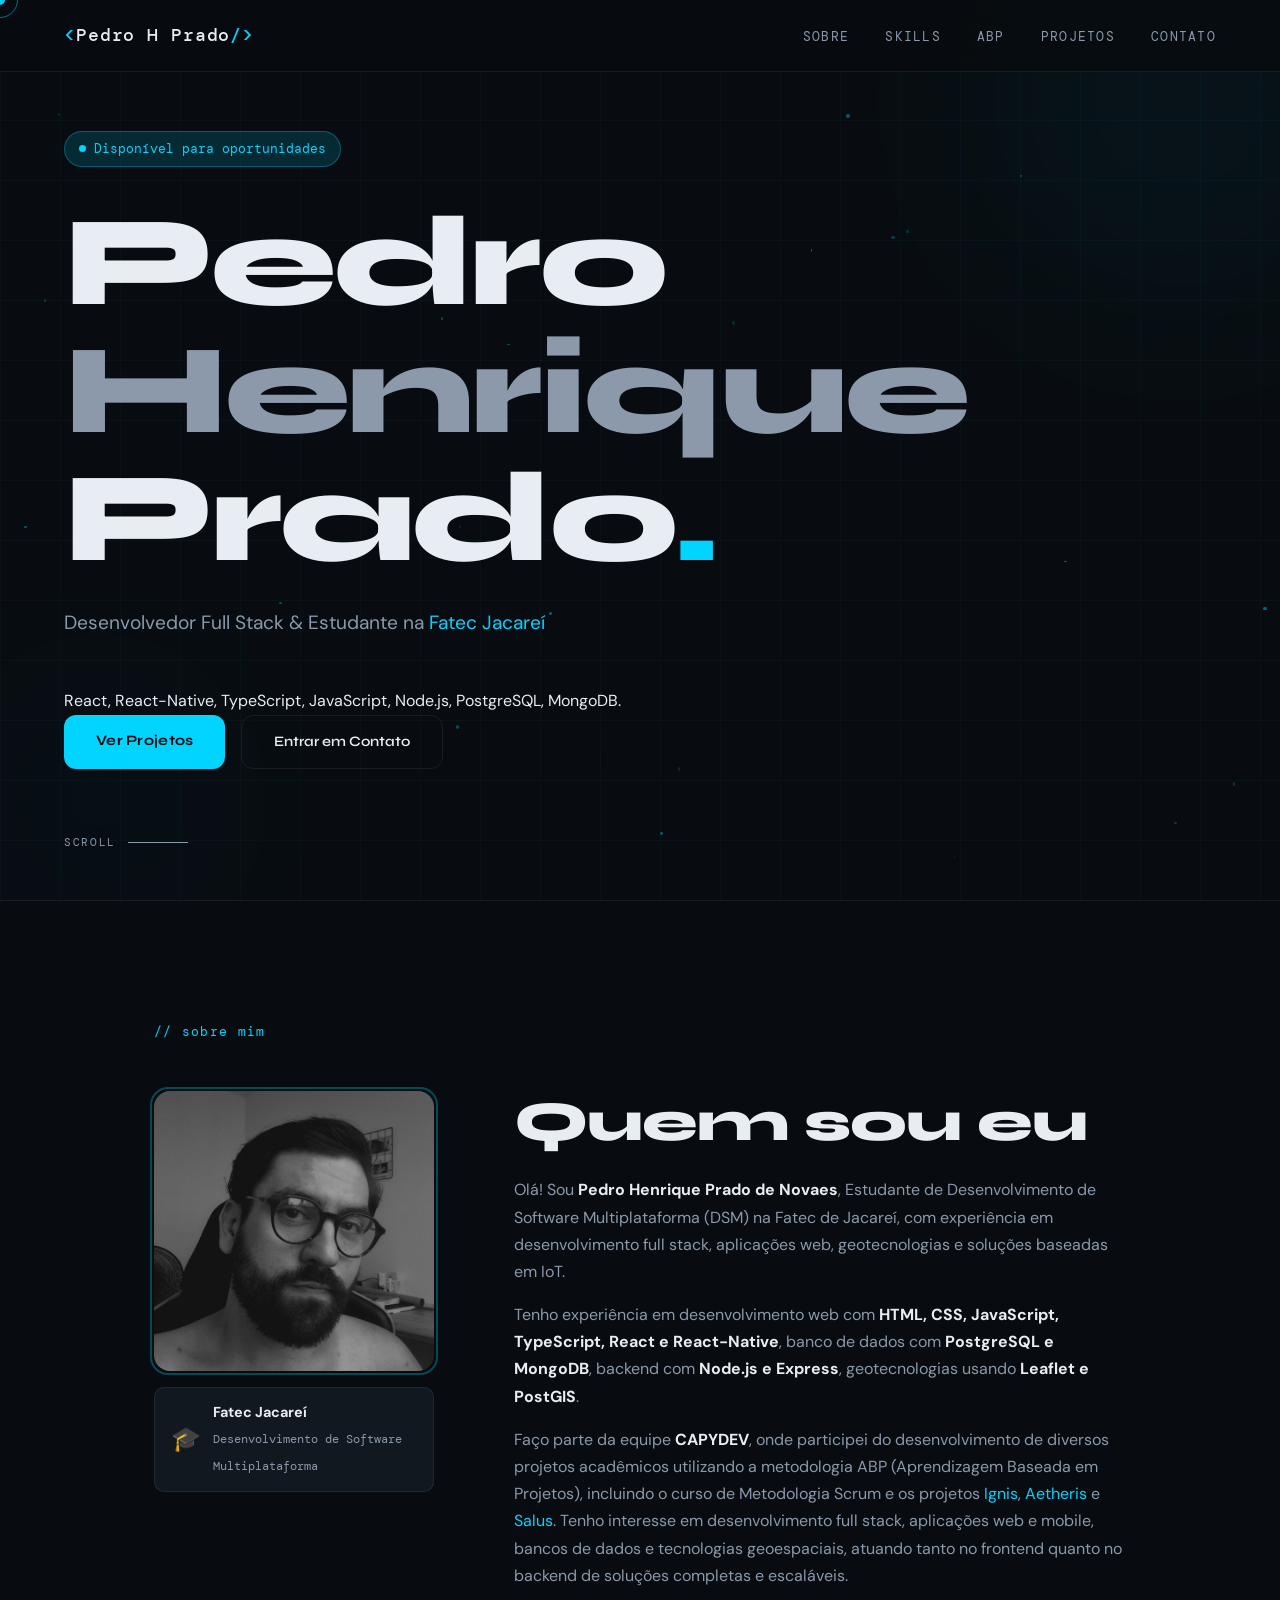
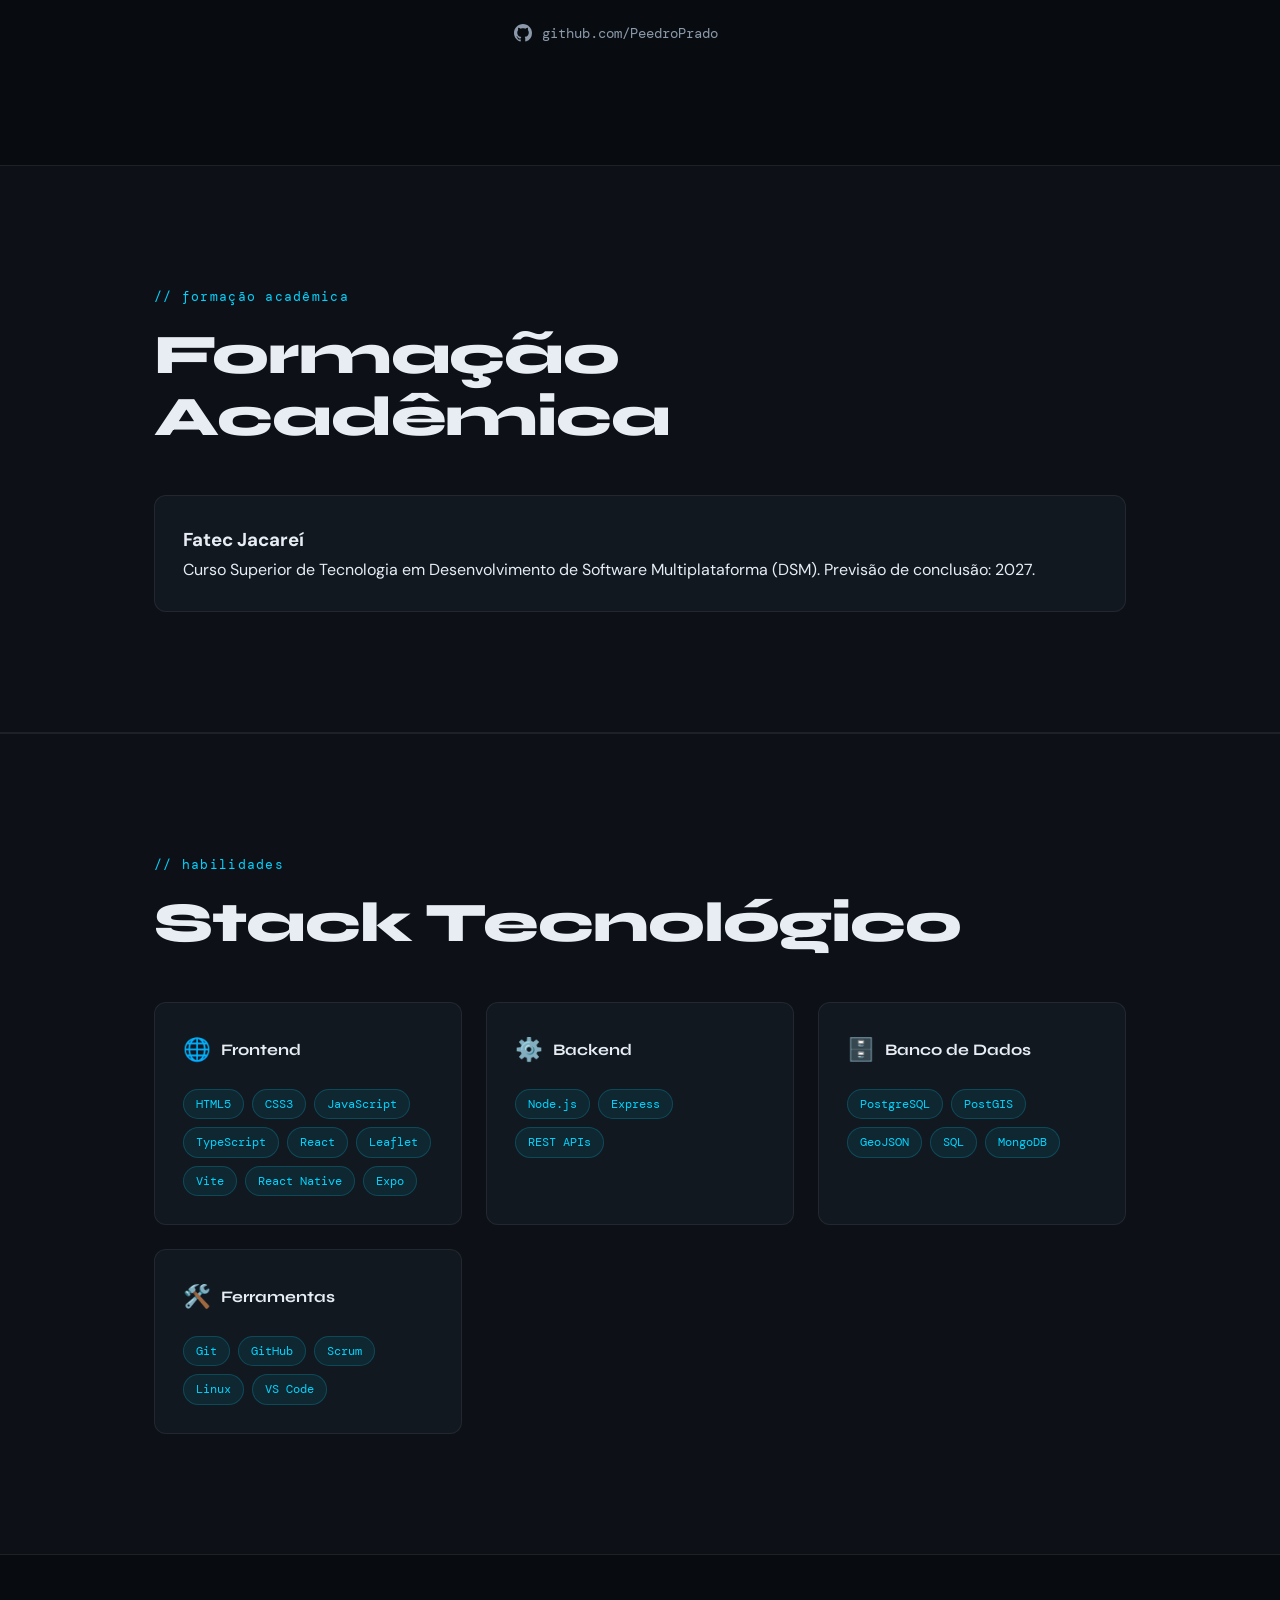
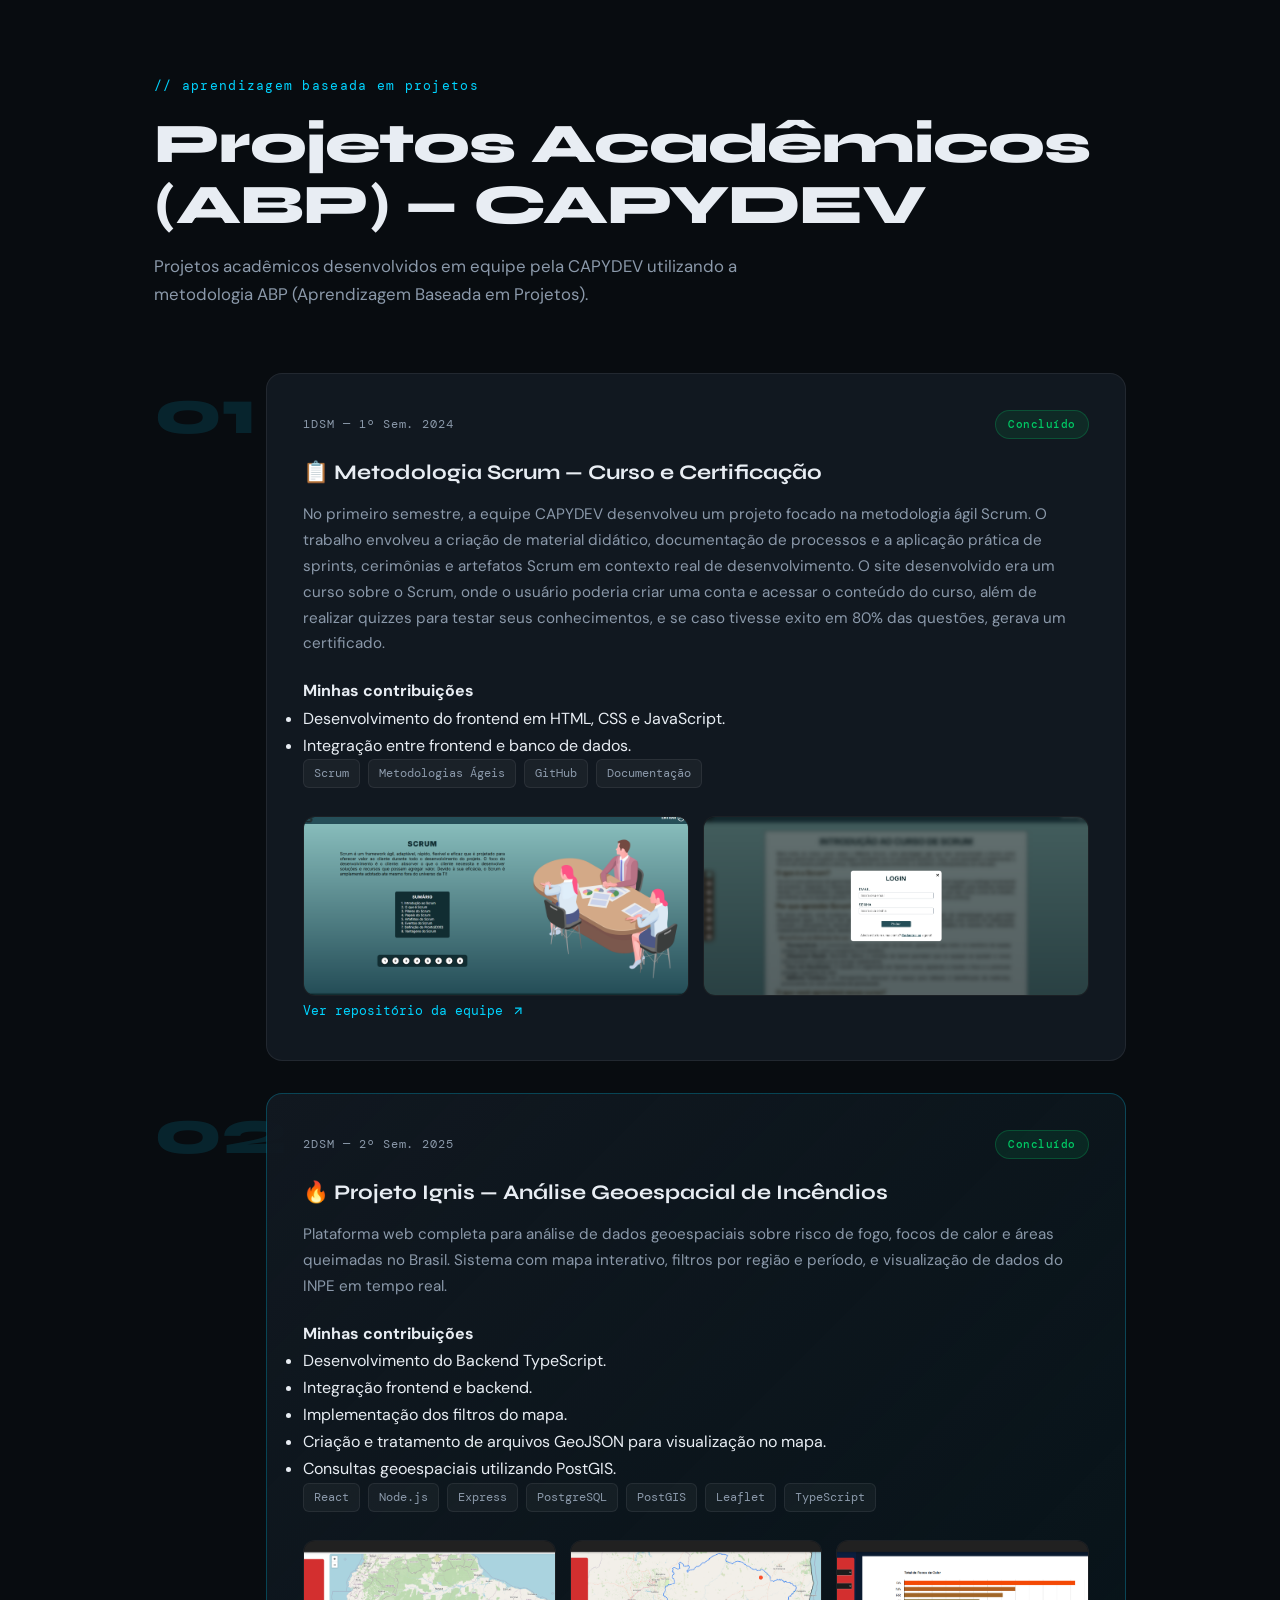
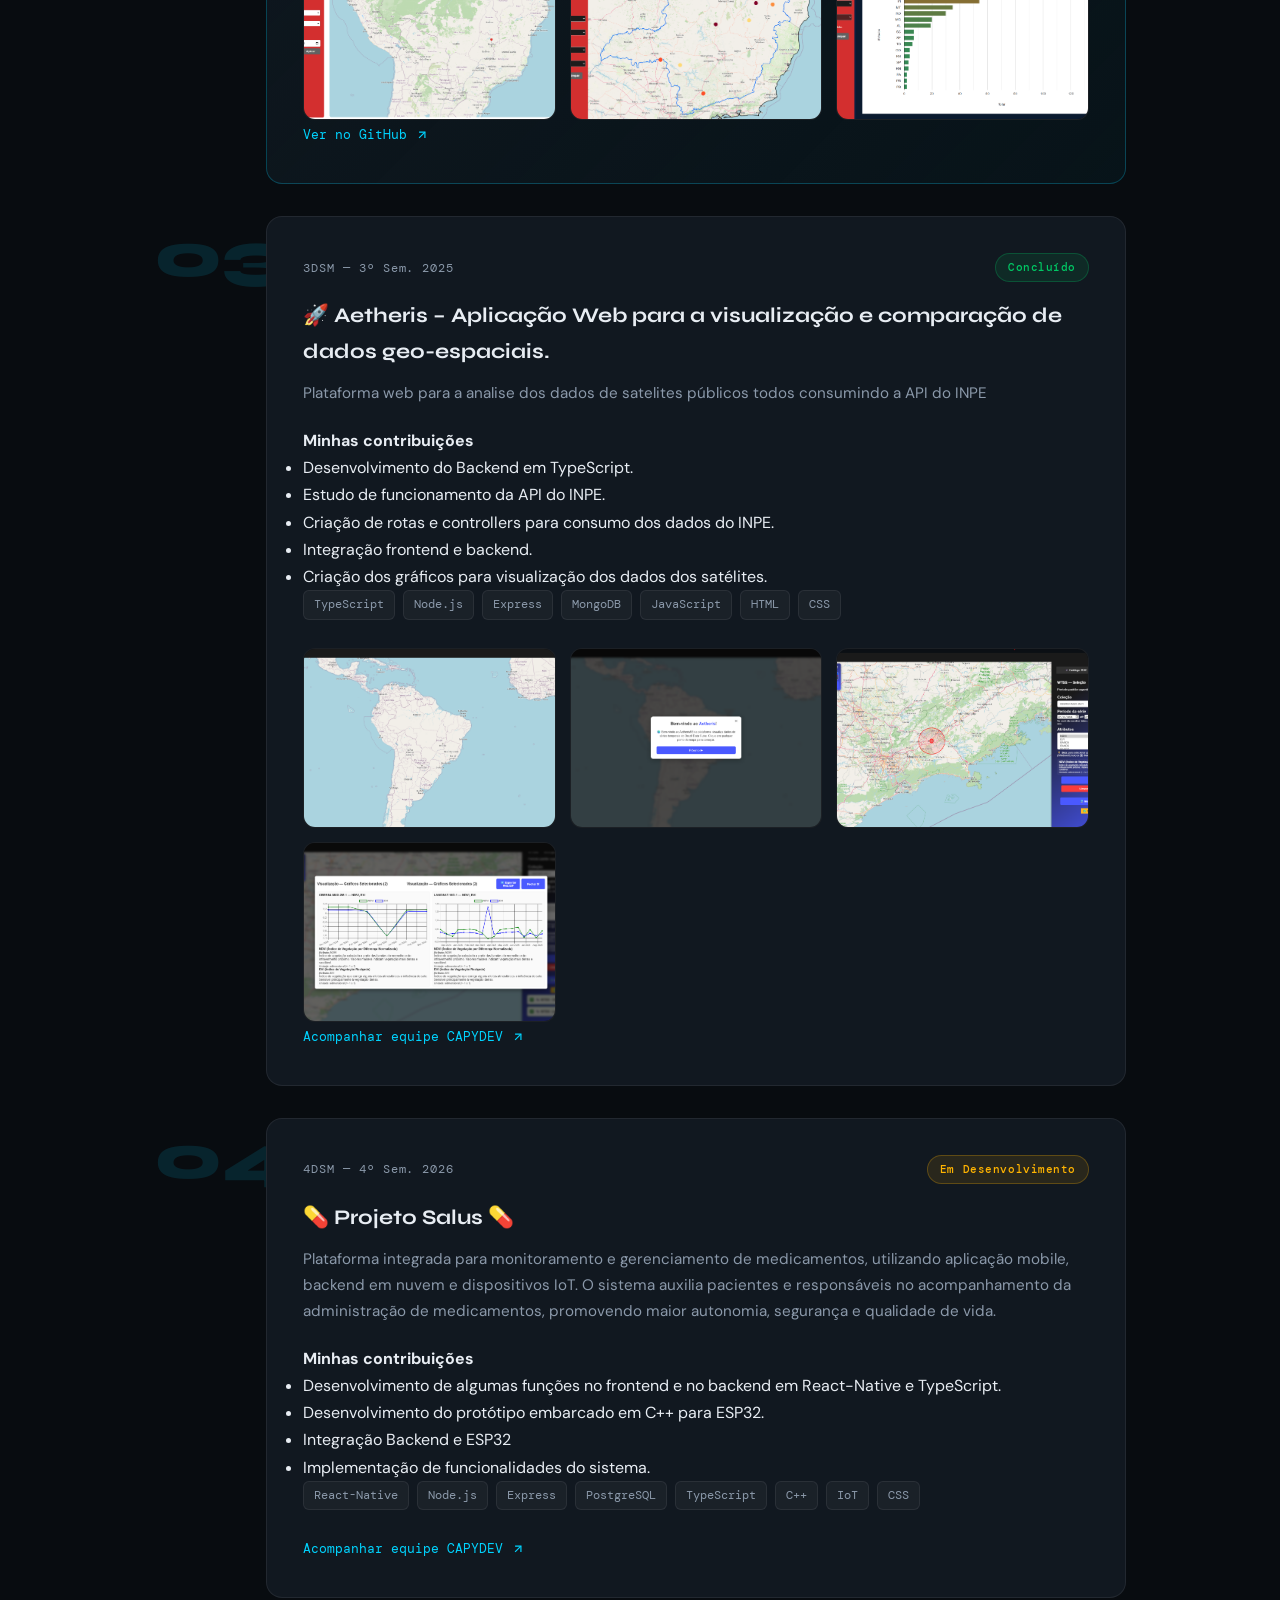
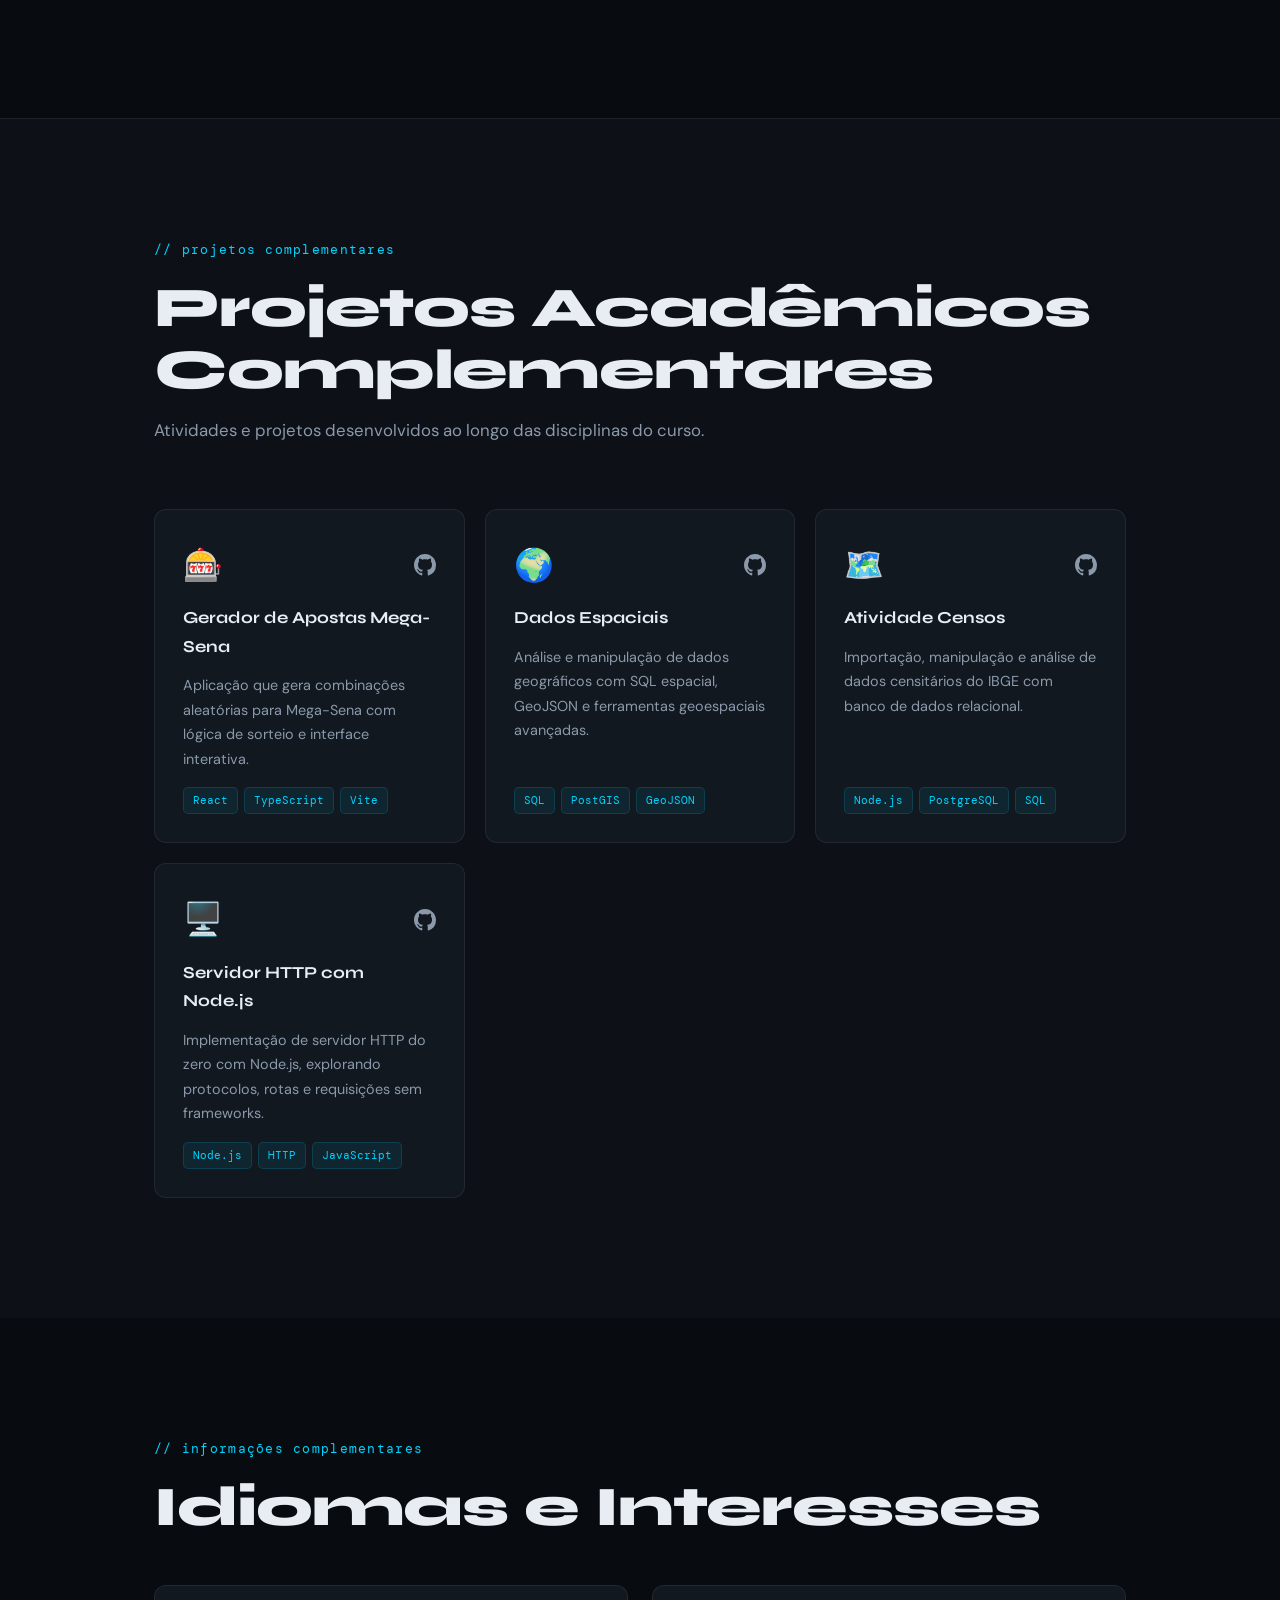
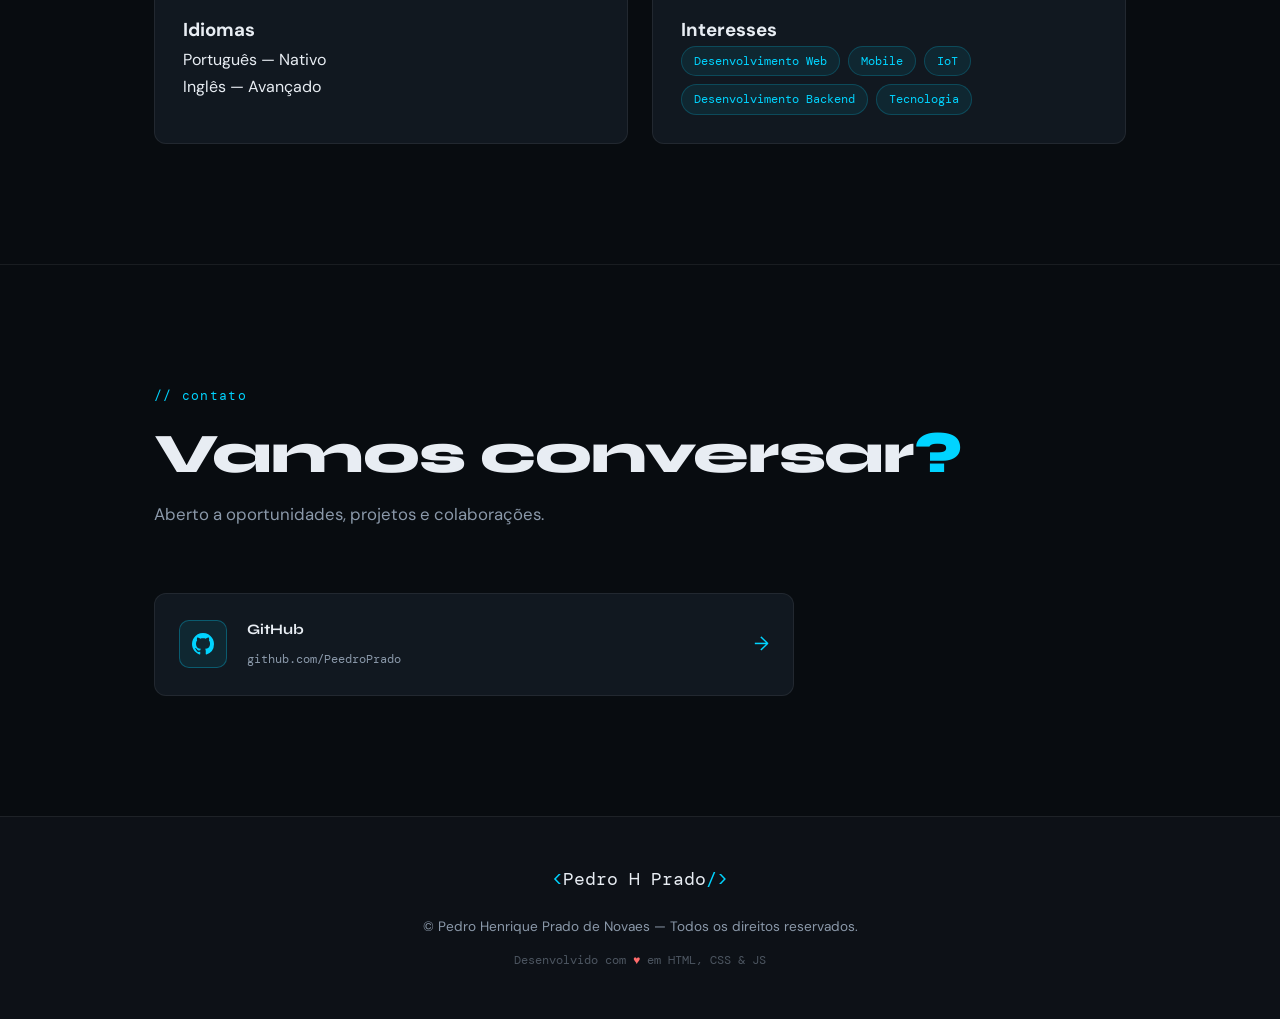
<file: docs/index.html>
<!DOCTYPE html>
<html lang="pt-br">
<head>
    <meta charset="UTF-8">
    <meta name="viewport" content="width=device-width, initial-scale=1.0">
    <title>Pedro Henrique Prado — Dev Portfolio</title>
    <link rel="preconnect" href="https://fonts.googleapis.com">
    <link href="https://fonts.googleapis.com/css2?family=Syne:wght@400;600;700;800&family=DM+Mono:ital,wght@0,400;0,500;1,400&family=DM+Sans:wght@300;400;500&display=swap" rel="stylesheet">
    <link rel="stylesheet" href="style.css">
</head>
<body>

    <!-- Cursor personalizado -->
    <div class="cursor"></div>
    <div class="cursor-follower"></div>

    <!-- Navbar -->
    <nav class="navbar" id="navbar">
        <div class="nav-logo">
            <span class="logo-bracket">&lt;</span>Pedro H Prado<span class="logo-bracket">/&gt;</span>
        </div>
        <ul class="nav-links">
            <li><a href="#sobre" class="nav-link">Sobre</a></li>
            <li><a href="#habilidades" class="nav-link">Skills</a></li>
            <li><a href="#abp" class="nav-link">ABP</a></li>
            <li><a href="#projetos" class="nav-link">Projetos</a></li>
            <li><a href="#contato" class="nav-link">Contato</a></li>
        </ul>
        <button class="menu-toggle" id="menuToggle">
            <span></span><span></span><span></span>
        </button>
    </nav>

    <!-- Hero -->
    <section class="hero" id="home">
        <div class="hero-bg">
            <div class="grid-lines"></div>
            <div class="glow glow-1"></div>
            <div class="glow glow-2"></div>
        </div>
        <div class="hero-content">
            <div class="hero-tag reveal">
                <span class="tag-dot"></span> Disponível para oportunidades
            </div>
            <h1 class="hero-title reveal">
                <span class="line-1">Pedro</span>
                <span class="line-2">Henrique</span>
                <span class="line-3">Prado<span class="accent">.</span></span>
            </h1>
            <p class="hero-subtitle reveal">
                Desenvolvedor Full Stack &amp; Estudante na <em>Fatec Jacareí</em>
            </p>
            
            <div class="hero-stack reveal">
                <span>React</span>,
                <span>React-Native</span>,
                <span>TypeScript</span>,
                <span>JavaScript</span>,
                <span>Node.js</span>,
                <span>PostgreSQL</span>,
                <span>MongoDB</span>.
            </div>
            
            <div class="hero-cta reveal">
                <a href="#projetos" class="btn-primary">Ver Projetos</a>
                <a href="#contato" class="btn-secondary">Entrar em Contato</a>
            </div>
        </div>
        <div class="hero-scroll">
            <span>scroll</span>
            <div class="scroll-line"></div>
        </div>
    </section>

    <!-- Sobre -->
    <section id="sobre" class="section sobre-section">
        <div class="container">
            <div class="section-label reveal">// sobre mim</div>
            <div class="sobre-grid">
                <div class="sobre-img-wrapper reveal">
                    <div class="img-frame">
                        <img src="imagens/pedro.jpg" alt="Pedro Henrique Prado" class="sobre-foto">
                        <div class="img-border"></div>
                    </div>
                    <div class="sobre-badge">
                        <span class="badge-icon">🎓</span>
                        <div>
                            <strong>Fatec Jacareí</strong>
                            <small>Desenvolvimento de Software Multiplataforma</small>
                        </div>
                    </div>
                </div>
                <div class="sobre-text reveal">
                    <h2 class="section-title">Quem sou eu</h2>
                    <p>
                        Olá! Sou <strong>Pedro Henrique Prado de Novaes</strong>, Estudante de Desenvolvimento de Software Multiplataforma (DSM) na Fatec de Jacareí, com experiência em desenvolvimento full stack, aplicações web, geotecnologias e soluções baseadas em IoT.
                    </p>
                    <p>
                        Tenho experiência em desenvolvimento web com <strong>HTML, CSS, JavaScript, TypeScript, React e React-Native</strong>, 
                        banco de dados com <strong>PostgreSQL e MongoDB</strong>, backend com <strong>Node.js e Express</strong>, 
                        geotecnologias usando <strong>Leaflet e PostGIS</strong>.
                    </p>
                    <p>
    Faço parte da equipe <strong>CAPYDEV</strong>, onde participei do desenvolvimento de diversos projetos acadêmicos utilizando a metodologia ABP (Aprendizagem Baseada em Projetos), incluindo o curso de Metodologia Scrum e os projetos <em>Ignis</em>, <em>Aetheris</em> e <em>Salus</em>.

    Tenho interesse em desenvolvimento full stack, aplicações web e mobile, bancos de dados e tecnologias geoespaciais, atuando tanto no frontend quanto no backend de soluções completas e escaláveis.
</p>
                    <div class="sobre-links">
                        <a href="https://github.com/PeedroPrado" target="_blank" class="icon-link">
                            <svg viewBox="0 0 24 24" fill="currentColor"><path d="M12 0C5.37 0 0 5.37 0 12c0 5.31 3.435 9.795 8.205 11.385.6.105.825-.255.825-.57 0-.285-.015-1.23-.015-2.235-3.015.555-3.795-.735-4.035-1.41-.135-.345-.72-1.41-1.23-1.695-.42-.225-1.02-.78-.015-.795.945-.015 1.62.87 1.845 1.23 1.08 1.815 2.805 1.305 3.495.99.105-.78.42-1.305.765-1.605-2.67-.3-5.46-1.335-5.46-5.925 0-1.305.465-2.385 1.23-3.225-.12-.3-.54-1.53.12-3.18 0 0 1.005-.315 3.3 1.23.96-.27 1.98-.405 3-.405s2.04.135 3 .405c2.295-1.56 3.3-1.23 3.3-1.23.66 1.65.24 2.88.12 3.18.765.84 1.23 1.905 1.23 3.225 0 4.605-2.805 5.625-5.475 5.925.435.375.81 1.095.81 2.22 0 1.605-.015 2.895-.015 3.3 0 .315.225.69.825.57A12.02 12.02 0 0024 12c0-6.63-5.37-12-12-12z"/></svg>
                            github.com/PeedroPrado
                        </a>
                    </div>
                </div>
            </div>
        </div>
    </section>

    <!-- Formação Acadêmica -->
<section id="formacao" class="section skills-section">
    <div class="container">
        <div class="section-label reveal">// formação acadêmica</div>

        <h2 class="section-title reveal">
            Formação Acadêmica
        </h2>

        <div class="skills-grid">

            <div class="skill-category reveal">
                <h3>Fatec Jacareí</h3>
                <p>
                    Curso Superior de Tecnologia em
                    Desenvolvimento de Software Multiplataforma (DSM).

                    Previsão de conclusão: 2027.
                </p>
            </div>

        </div>
    </div>
</section>


    <!-- Skills -->
    <section id="habilidades" class="section skills-section">
        <div class="container">
            <div class="section-label reveal">// habilidades</div>
            <h2 class="section-title reveal">Stack Tecnológico</h2>
            <div class="skills-grid">
                <div class="skill-category reveal">
                    <div class="skill-cat-header">
                        <span class="skill-cat-icon">🌐</span>
                        <h3>Frontend</h3>
                    </div>
                    <div class="skill-tags">
                        <span class="skill-tag">HTML5</span>
                        <span class="skill-tag">CSS3</span>
                        <span class="skill-tag">JavaScript</span>
                        <span class="skill-tag">TypeScript</span>
                        <span class="skill-tag">React</span>
                        <span class="skill-tag">Leaflet</span>
                        <span class="skill-tag">Vite</span>
                        <span class="skill-tag">React Native</span>
                        <span class="skill-tag">Expo</span>

                    </div>
                </div>
                <div class="skill-category reveal">
                    <div class="skill-cat-header">
                        <span class="skill-cat-icon">⚙️</span>
                        <h3>Backend</h3>
                    </div>
                    <div class="skill-tags">
                        <span class="skill-tag">Node.js</span>
                        <span class="skill-tag">Express</span>
                        <span class="skill-tag">REST APIs</span>
                    </div>
                </div>
                <div class="skill-category reveal">
                    <div class="skill-cat-header">
                        <span class="skill-cat-icon">🗄️</span>
                        <h3>Banco de Dados</h3>
                    </div>
                    <div class="skill-tags">
                        <span class="skill-tag">PostgreSQL</span>
                        <span class="skill-tag">PostGIS</span>
                        <span class="skill-tag">GeoJSON</span>
                        <span class="skill-tag">SQL</span>
                        <span class="skill-tag">MongoDB</span>
                    </div>
                </div>
                <div class="skill-category reveal">
                    <div class="skill-cat-header">
                        <span class="skill-cat-icon">🛠️</span>
                        <h3>Ferramentas</h3>
                    </div>
                    <div class="skill-tags">
                        <span class="skill-tag">Git</span>
                        <span class="skill-tag">GitHub</span>
                        <span class="skill-tag">Scrum</span>
                        <span class="skill-tag">Linux</span>
                        <span class="skill-tag">VS Code</span>
                    </div>
                </div>
            </div>
        </div>
    </section>

    <!-- ABP -->
    <section id="abp" class="section abp-section">
        <div class="container">
            <div class="section-label reveal">// aprendizagem baseada em projetos</div>
            <h2 class="section-title reveal">Projetos Acadêmicos (ABP) — CAPYDEV</h2>
            <p class="section-desc reveal">Projetos acadêmicos desenvolvidos em equipe pela CAPYDEV utilizando a metodologia ABP (Aprendizagem Baseada em Projetos).</p>

            <div class="abp-timeline">

                <!-- ABP 1 -->
                <div class="abp-item reveal">
                    <div class="abp-number">01</div>
                    <div class="abp-card">
                        <div class="abp-card-header">
                            <div class="abp-semester">1DSM — 1º Sem. 2024</div>
                            <div class="abp-status status-done">Concluído</div>
                        </div>
                        <h3 class="abp-title">📋 Metodologia Scrum — Curso e Certificação</h3>
                        <p class="abp-desc">
                            No primeiro semestre, a equipe CAPYDEV desenvolveu um projeto focado na metodologia ágil Scrum. 
                            O trabalho envolveu a criação de material didático, documentação de processos e a aplicação prática 
                            de sprints, cerimônias e artefatos Scrum em contexto real de desenvolvimento. O site desenvolvido era um curso
                            sobre o Scrum, onde o usuário poderia criar uma conta e acessar o conteúdo do curso, além de realizar quizzes para testar seus conhecimentos, e se caso tivesse exito em 80% das questões, gerava um certificado.
                        </p>
                        <div class="abp-contribution">
                            <h4>Minhas contribuições</h4>
                            <ul>
                                <li>Desenvolvimento do frontend em HTML, CSS e JavaScript.</li>
                                <li>Integração entre frontend e banco de dados.</li>
                            </ul>
                        </div>
                        <div class="abp-tech">
                            <span>Scrum</span>
                            <span>Metodologias Ágeis</span>
                            <span>GitHub</span>
                            <span>Documentação</span>
                        </div>
                        <div class="abp-gallery">
                                <img src="imagens/capscrum1.PNG" alt="Projeto Scrum 1">
                                <img src="imagens/capyscrum2.PNG" alt="Projeto Scrum 2">
                            </div>
                        <a href="https://github.com/PeedroPrado/Capydev---1DSM" target="_blank" class="abp-link">
                            Ver repositório da equipe
                            <svg viewBox="0 0 24 24" fill="none" stroke="currentColor" stroke-width="2"><line x1="7" y1="17" x2="17" y2="7"/><polyline points="7 7 17 7 17 17"/></svg>
                        </a>
                    </div>
                </div>

                
                <div class="abp-item reveal">
                    <div class="abp-number">02</div>
                    <div class="abp-card abp-featured">
                        <div class="abp-card-header">
                            <div class="abp-semester">2DSM — 2º Sem. 2025</div>
                            <div class="abp-status status-done">Concluído</div>
                        </div>
                        <h3 class="abp-title">🔥 Projeto Ignis — Análise Geoespacial de Incêndios</h3>
                        <p class="abp-desc">
                            Plataforma web completa para análise de dados geoespaciais sobre risco de fogo, focos de calor 
                            e áreas queimadas no Brasil. Sistema com mapa interativo, filtros por região e período, 
                            e visualização de dados do INPE em tempo real.
                        </p>
                        <div class="abp-contribution">
                            <h4>Minhas contribuições</h4>
                            <ul>
                                <li>Desenvolvimento do Backend TypeScript.</li>
                                <li>Integração frontend e backend.</li>
                                <li>Implementação dos filtros do mapa.</li>
                                <li>Criação e tratamento de arquivos GeoJSON para visualização no mapa.</li>
                                <li>Consultas geoespaciais utilizando PostGIS.</li>
                            </ul>
                        </div>
                        <div class="abp-tech">
                            <span>React</span>
                            <span>Node.js</span>
                            <span>Express</span>
                            <span>PostgreSQL</span>
                            <span>PostGIS</span>
                            <span>Leaflet</span>
                            <span>TypeScript</span>
                        </div>
                        <div class="abp-gallery">
                                <img src="imagens/ignis.PNG" alt="Projeto Ignis">
                                <img src="imagens/ignis-um.png" alt="Mapa Ignis">
                                <img src="imagens/ignis-dois.png" alt="Gráfico Ignis">
                            </div>
                        <a href="https://github.com/PeedroPrado/Projeto-Ignis" target="_blank" class="abp-link">
                            Ver no GitHub
                            <svg viewBox="0 0 24 24" fill="none" stroke="currentColor" stroke-width="2"><line x1="7" y1="17" x2="17" y2="7"/><polyline points="7 7 17 7 17 17"/></svg>
                        </a>
                    </div>
                </div>

                <!-- ABP 3 -->
                <div class="abp-item reveal">
                    <div class="abp-number">03</div>
                    <div class="abp-card">
                        <div class="abp-card-header">
                            <div class="abp-semester">3DSM — 3º Sem. 2025</div>
                            <div class="abp-status status-done">Concluído</div>
                        </div>
                        <h3 class="abp-title">🚀 Aetheris – Aplicação Web para a visualização e comparação de dados geo-espaciais.</h3>
                        <p class="abp-desc">
                            Plataforma web para a analise dos dados de satelites públicos todos consumindo a API do INPE
                        </p>
                        <div class="abp-contribution">
    <h4>Minhas contribuições</h4>
    <ul>
        <li>Desenvolvimento do Backend em TypeScript.</li>
        <li>Estudo de funcionamento da API do INPE.</li>
        <li>Criação de rotas e controllers para consumo dos dados do INPE.</li>
        <li>Integração frontend e backend.</li>
        <li>Criação dos gráficos para visualização dos dados dos satélites.</li>
    </ul>
    </div>
                        <div class="abp-tech">
                            <span>TypeScript</span>
                            <span>Node.js</span>
                            <span>Express</span>
                            <span>MongoDB</span>
                            <span>JavaScript</span>
                            <span>HTML</span>
                            <span>CSS</span>
                        </div>
                        <div class="abp-gallery">
                                <img src="imagens/aetheris-um.png" alt="Aetheris 1">
                                <img src="imagens/aetheris-dois.png" alt="Aetheris 2">
                                <img src="imagens/aetheris-tres.png" alt="Aetheris 3">
                                <img src="imagens/aetheris-quatro.png" alt="Aetheris 4">
                            </div>
                        <a href="https://github.com/PeedroPrado/Projeto-Aetheris/" target="_blank" class="abp-link">
                            Acompanhar equipe CAPYDEV
                            <svg viewBox="0 0 24 24" fill="none" stroke="currentColor" stroke-width="2"><line x1="7" y1="17" x2="17" y2="7"/><polyline points="7 7 17 7 17 17"/></svg>
                        </a>
                    </div>
                </div>

    <!-- ABP 4 -->
                <div class="abp-item reveal">
                    <div class="abp-number">04</div>
                    <div class="abp-card">
                        <div class="abp-card-header">
                            <div class="abp-semester">4DSM — 4º Sem. 2026</div>
                            <div class="abp-status status-progress">Em Desenvolvimento</div>
                        </div>
                        <h3 class="abp-title"> 💊 Projeto Salus 💊 </h3>
                        <p class="abp-desc">
    Plataforma integrada para monitoramento e gerenciamento de medicamentos,
    utilizando aplicação mobile, backend em nuvem e dispositivos IoT.
    O sistema auxilia pacientes e responsáveis no acompanhamento da administração
    de medicamentos, promovendo maior autonomia, segurança e qualidade de vida.
</p>
                        <div class="abp-contribution">
    <h4>Minhas contribuições</h4>
    <ul>
        <li>Desenvolvimento de algumas funções no frontend e no backend em React-Native e TypeScript.</li>
        <li>Desenvolvimento do protótipo embarcado em C++ para ESP32.</li>
        <li>Integração Backend e ESP32</li>
        <li>Implementação de funcionalidades do sistema.</li>
    </ul>
</div>
                         <div class="abp-tech">
                            <span>React-Native</span>
                            <span>Node.js</span>
                            <span>Express</span>
                            <span>PostgreSQL</span>
                            <span>TypeScript</span>
                            <span>C++</span>
                            <span>IoT</span>
                            <span>CSS</span>
                        </div>
                        <a href="https://github.com/PeedroPrado/Projeto-Salus" target="_blank" class="abp-link">
                            Acompanhar equipe CAPYDEV
                            <svg viewBox="0 0 24 24" fill="none" stroke="currentColor" stroke-width="2"><line x1="7" y1="17" x2="17" y2="7"/><polyline points="7 7 17 7 17 17"/></svg>
                        </a>
                    </div>
                </div>

            </div>
        </div>
    </section>



    <!-- Outros Projetos -->
    <section id="projetos" class="section projetos-section">
        <div class="container">
        <div class="section-label reveal">// projetos complementares</div>
        <h2 class="section-title reveal">Projetos Acadêmicos Complementares</h2>
            <p class="section-desc reveal">Atividades e projetos desenvolvidos ao longo das disciplinas do curso.</p>

            <div class="projetos-grid">

                <div class="projeto-card reveal">
                    <div class="projeto-card-top">
                        <span class="projeto-icon">🎰</span>
                        <div class="projeto-links">
                            <a href="https://github.com/PeedroPrado/ServerHTTP/tree/main/megasena" target="_blank" title="GitHub">
                                <svg viewBox="0 0 24 24" fill="currentColor"><path d="M12 0C5.37 0 0 5.37 0 12c0 5.31 3.435 9.795 8.205 11.385.6.105.825-.255.825-.57 0-.285-.015-1.23-.015-2.235-3.015.555-3.795-.735-4.035-1.41-.135-.345-.72-1.41-1.23-1.695-.42-.225-1.02-.78-.015-.795.945-.015 1.62.87 1.845 1.23 1.08 1.815 2.805 1.305 3.495.99.105-.78.42-1.305.765-1.605-2.67-.3-5.46-1.335-5.46-5.925 0-1.305.465-2.385 1.23-3.225-.12-.3-.54-1.53.12-3.18 0 0 1.005-.315 3.3 1.23.96-.27 1.98-.405 3-.405s2.04.135 3 .405c2.295-1.56 3.3-1.23 3.3-1.23.66 1.65.24 2.88.12 3.18.765.84 1.23 1.905 1.23 3.225 0 4.605-2.805 5.625-5.475 5.925.435.375.81 1.095.81 2.22 0 1.605-.015 2.895-.015 3.3 0 .315.225.69.825.57A12.02 12.02 0 0024 12c0-6.63-5.37-12-12-12z"/></svg>
                            </a>
                        </div>
                    </div>
                    <h3>Gerador de Apostas Mega-Sena</h3>
                    <p>Aplicação que gera combinações aleatórias para Mega-Sena com lógica de sorteio e interface interativa.</p>
                    <div class="projeto-tech">
                        <span>React</span>
                        <span>TypeScript</span>
                        <span>Vite</span>
                    </div>
                </div>

                <div class="projeto-card reveal">
                    <div class="projeto-card-top">
                        <span class="projeto-icon">🌍</span>
                        <div class="projeto-links">
                            <a href="https://github.com/PeedroPrado/DadosEspaciais" target="_blank" title="GitHub">
                                <svg viewBox="0 0 24 24" fill="currentColor"><path d="M12 0C5.37 0 0 5.37 0 12c0 5.31 3.435 9.795 8.205 11.385.6.105.825-.255.825-.57 0-.285-.015-1.23-.015-2.235-3.015.555-3.795-.735-4.035-1.41-.135-.345-.72-1.41-1.23-1.695-.42-.225-1.02-.78-.015-.795.945-.015 1.62.87 1.845 1.23 1.08 1.815 2.805 1.305 3.495.99.105-.78.42-1.305.765-1.605-2.67-.3-5.46-1.335-5.46-5.925 0-1.305.465-2.385 1.23-3.225-.12-.3-.54-1.53.12-3.18 0 0 1.005-.315 3.3 1.23.96-.27 1.98-.405 3-.405s2.04.135 3 .405c2.295-1.56 3.3-1.23 3.3-1.23.66 1.65.24 2.88.12 3.18.765.84 1.23 1.905 1.23 3.225 0 4.605-2.805 5.625-5.475 5.925.435.375.81 1.095.81 2.22 0 1.605-.015 2.895-.015 3.3 0 .315.225.69.825.57A12.02 12.02 0 0024 12c0-6.63-5.37-12-12-12z"/></svg>
                            </a>
                        </div>
                    </div>
                    <h3>Dados Espaciais</h3>
                    <p>Análise e manipulação de dados geográficos com SQL espacial, GeoJSON e ferramentas geoespaciais avançadas.</p>
                    <div class="projeto-tech">
                        <span>SQL</span>
                        <span>PostGIS</span>
                        <span>GeoJSON</span>
                    </div>
                </div>

                <div class="projeto-card reveal">
                    <div class="projeto-card-top">
                        <span class="projeto-icon">🗺️</span>
                        <div class="projeto-links">
                            <a href="https://github.com/PeedroPrado/Censos" target="_blank" title="GitHub">
                                <svg viewBox="0 0 24 24" fill="currentColor"><path d="M12 0C5.37 0 0 5.37 0 12c0 5.31 3.435 9.795 8.205 11.385.6.105.825-.255.825-.57 0-.285-.015-1.23-.015-2.235-3.015.555-3.795-.735-4.035-1.41-.135-.345-.72-1.41-1.23-1.695-.42-.225-1.02-.78-.015-.795.945-.015 1.62.87 1.845 1.23 1.08 1.815 2.805 1.305 3.495.99.105-.78.42-1.305.765-1.605-2.67-.3-5.46-1.335-5.46-5.925 0-1.305.465-2.385 1.23-3.225-.12-.3-.54-1.53.12-3.18 0 0 1.005-.315 3.3 1.23.96-.27 1.98-.405 3-.405s2.04.135 3 .405c2.295-1.56 3.3-1.23 3.3-1.23.66 1.65.24 2.88.12 3.18.765.84 1.23 1.905 1.23 3.225 0 4.605-2.805 5.625-5.475 5.925.435.375.81 1.095.81 2.22 0 1.605-.015 2.895-.015 3.3 0 .315.225.69.825.57A12.02 12.02 0 0024 12c0-6.63-5.37-12-12-12z"/></svg>
                            </a>
                        </div>
                    </div>
                    <h3>Atividade Censos</h3>
                    <p>Importação, manipulação e análise de dados censitários do IBGE com banco de dados relacional.</p>
                    <div class="projeto-tech">
                        <span>Node.js</span>
                        <span>PostgreSQL</span>
                        <span>SQL</span>
                    </div>
                </div>

                <div class="projeto-card reveal">
                    <div class="projeto-card-top">
                        <span class="projeto-icon">🖥️</span>
                        <div class="projeto-links">
                            <a href="https://github.com/PeedroPrado" target="_blank" title="GitHub">
                                <svg viewBox="0 0 24 24" fill="currentColor"><path d="M12 0C5.37 0 0 5.37 0 12c0 5.31 3.435 9.795 8.205 11.385.6.105.825-.255.825-.57 0-.285-.015-1.23-.015-2.235-3.015.555-3.795-.735-4.035-1.41-.135-.345-.72-1.41-1.23-1.695-.42-.225-1.02-.78-.015-.795.945-.015 1.62.87 1.845 1.23 1.08 1.815 2.805 1.305 3.495.99.105-.78.42-1.305.765-1.605-2.67-.3-5.46-1.335-5.46-5.925 0-1.305.465-2.385 1.23-3.225-.12-.3-.54-1.53.12-3.18 0 0 1.005-.315 3.3 1.23.96-.27 1.98-.405 3-.405s2.04.135 3 .405c2.295-1.56 3.3-1.23 3.3-1.23.66 1.65.24 2.88.12 3.18.765.84 1.23 1.905 1.23 3.225 0 4.605-2.805 5.625-5.475 5.925.435.375.81 1.095.81 2.22 0 1.605-.015 2.895-.015 3.3 0 .315.225.69.825.57A12.02 12.02 0 0024 12c0-6.63-5.37-12-12-12z"/></svg>
                            </a>
                        </div>
                    </div>
                    <h3>Servidor HTTP com Node.js</h3>
                    <p>Implementação de servidor HTTP do zero com Node.js, explorando protocolos, rotas e requisições sem frameworks.</p>
                    <div class="projeto-tech">
                        <span>Node.js</span>
                        <span>HTTP</span>
                        <span>JavaScript</span>
                    </div>
                </div>

            </div>
        </div>
    </section>

    <section id="extras" class="section">
    <div class="container">

        <div class="section-label reveal">
            // informações complementares
        </div>

        <h2 class="section-title reveal">
            Idiomas e Interesses
        </h2>

        <div class="skills-grid">

            <div class="skill-category reveal">
                <h3>Idiomas</h3>

                <p>Português — Nativo</p>
                <p>Inglês — Avançado</p>
            </div>

            <div class="skill-category reveal">
                <h3>Interesses</h3>

                <div class="skill-tags">
                    <span class="skill-tag">Desenvolvimento Web</span>
                    <span class="skill-tag">Mobile</span>
                    <span class="skill-tag">IoT</span>
                    <span class="skill-tag">Desenvolvimento Backend</span>
                    <span class="skill-tag">Tecnologia</span>
                </div>
            </div>

        </div>

    </div>
</section>

                    <!-- Contato -->
<section id="contato" class="section contato-section">
    <div class="container">
        <div class="section-label reveal">// contato</div>

        <h2 class="section-title reveal">
            Vamos conversar<span class="accent">?</span>
        </h2>

        <p class="section-desc reveal">
            Aberto a oportunidades, projetos e colaborações.
        </p>

        <div class="contato-cards reveal">

            <a href="https://github.com/PeedroPrado"
               target="_blank"
               class="contato-card">

                <div class="contato-icon">
                    <svg viewBox="0 0 24 24" fill="currentColor">
                        <path d="M12 0C5.37 0 0 5.37 0 12c0 5.31 3.435 9.795 8.205 11.385.6.105.825-.255.825-.57 0-.285-.015-1.23-.015-2.235-3.015.555-3.795-.735-4.035-1.41-.135-.345-.72-1.41-1.23-1.695-.42-.225-1.02-.78-.015-.795.945-.015 1.62.87 1.845 1.23 1.08 1.815 2.805 1.305 3.495.99.105-.78.42-1.305.765-1.605-2.67-.3-5.46-1.335-5.46-5.925 0-1.305.465-2.385 1.23-3.225-.12-.3-.54-1.53.12-3.18 0 0 1.005-.315 3.3 1.23.96-.27 1.98-.405 3-.405s2.04.135 3 .405c2.295-1.56 3.3-1.23 3.3-1.23.66 1.65.24 2.88.12 3.18.765.84 1.23 1.905 1.23 3.225 0 4.605-2.805 5.625-5.475 5.925.435.375.81 1.095.81 2.22 0 1.605-.015 2.895-.015 3.3 0 .315.225.69.825.57A12.02 12.02 0 0024 12c0-6.63-5.37-12-12-12z"/>
                    </svg>
                </div>

                <div>
                    <strong>GitHub</strong>
                    <span>github.com/PeedroPrado</span>
                </div>

                <div class="contato-arrow">→</div>

            </a>

        </div>
    </div>
</section>

    <!-- Footer -->
    <footer class="footer">
        <div class="container">
            <div class="footer-content">
                <div class="footer-logo">
                    <span class="logo-bracket">&lt;</span>Pedro H Prado<span class="logo-bracket">/&gt;</span>
                </div>
                <p>© Pedro Henrique Prado de Novaes — Todos os direitos reservados.</p>
                <p class="footer-built">Desenvolvido com <span class="heart">♥</span> em HTML, CSS &amp; JS</p>
            </div>
        </div>
    </footer>

    <script src="script.js"></script>
</body>
</html>
</file>
<file: docs/style.css>
/* ===== RESET & VARS ===== */
*, *::before, *::after {
    margin: 0;
    padding: 0;
    box-sizing: border-box;
}

:root {
    --bg: #080c10;
    --bg-2: #0d1117;
    --bg-card: #111820;
    --bg-card-hover: #162030;
    --text: #e8edf3;
    --text-muted: #8b99aa;
    --accent: #00d4ff;
    --accent-2: #0088cc;
    --accent-glow: rgba(0, 212, 255, 0.15);
    --border: rgba(255,255,255,0.07);
    --border-accent: rgba(0, 212, 255, 0.3);
    --font-display: 'Syne', sans-serif;
    --font-mono: 'DM Mono', monospace;
    --font-body: 'DM Sans', sans-serif;
    --radius: 12px;
    --transition: 0.3s cubic-bezier(0.4, 0, 0.2, 1);
}

html {
    scroll-behavior: smooth;
    scrollbar-width: thin;
    scrollbar-color: var(--accent-2) var(--bg-2);
}

body {
    background: var(--bg);
    color: var(--text);
    font-family: var(--font-body);
    font-size: 16px;
    line-height: 1.7;
    overflow-x: hidden;
    cursor: none;
}

/* ===== CUSTOM CURSOR ===== */
.cursor {
    width: 10px;
    height: 10px;
    background: var(--accent);
    border-radius: 50%;
    position: fixed;
    top: 0; left: 0;
    pointer-events: none;
    z-index: 9999;
    transform: translate(-50%, -50%);
    transition: transform 0.1s, background 0.3s;
    mix-blend-mode: difference;
}

.cursor-follower {
    width: 36px;
    height: 36px;
    border: 1.5px solid var(--accent);
    border-radius: 50%;
    position: fixed;
    top: 0; left: 0;
    pointer-events: none;
    z-index: 9998;
    transform: translate(-50%, -50%);
    transition: all 0.2s ease;
    opacity: 0.5;
}

body:hover .cursor { opacity: 1; }

/* ===== NAVBAR ===== */
.navbar {
    position: fixed;
    top: 0;
    left: 0;
    right: 0;
    z-index: 1000;
    display: flex;
    align-items: center;
    justify-content: space-between;
    padding: 0 5%;
    height: 72px;
    background: rgba(8, 12, 16, 0.8);
    backdrop-filter: blur(20px);
    border-bottom: 1px solid var(--border);
    transition: var(--transition);
}

.navbar.scrolled {
    background: rgba(8, 12, 16, 0.95);
    box-shadow: 0 4px 30px rgba(0,0,0,0.4);
}

.nav-logo {
    font-family: var(--font-mono);
    font-size: 1.1rem;
    font-weight: 500;
    color: var(--text);
    letter-spacing: 0.05em;
}

.logo-bracket {
    color: var(--accent);
}

.nav-links {
    display: flex;
    list-style: none;
    gap: 36px;
}

.nav-link {
    font-family: var(--font-mono);
    font-size: 0.8rem;
    color: var(--text-muted);
    text-decoration: none;
    letter-spacing: 0.1em;
    text-transform: uppercase;
    transition: color var(--transition);
    position: relative;
}

.nav-link::after {
    content: '';
    position: absolute;
    bottom: -4px;
    left: 0;
    width: 0;
    height: 1px;
    background: var(--accent);
    transition: width var(--transition);
}

.nav-link:hover { color: var(--accent); }
.nav-link:hover::after { width: 100%; }

.menu-toggle {
    display: none;
    flex-direction: column;
    gap: 5px;
    background: none;
    border: none;
    cursor: pointer;
    padding: 5px;
}

.menu-toggle span {
    display: block;
    width: 24px;
    height: 2px;
    background: var(--text);
    transition: var(--transition);
}

/* ===== HERO ===== */
.hero {
    min-height: 100vh;
    display: flex;
    align-items: center;
    position: relative;
    padding: 0 5%;
    overflow: hidden;
}

.hero-bg {
    position: absolute;
    inset: 0;
    pointer-events: none;
}

.grid-lines {
    position: absolute;
    inset: 0;
    background-image: 
        linear-gradient(rgba(0, 212, 255, 0.03) 1px, transparent 1px),
        linear-gradient(90deg, rgba(0, 212, 255, 0.03) 1px, transparent 1px);
    background-size: 60px 60px;
}

.glow {
    position: absolute;
    border-radius: 50%;
    filter: blur(80px);
    opacity: 0.4;
}

.glow-1 {
    width: 600px;
    height: 600px;
    background: radial-gradient(circle, rgba(0, 212, 255, 0.15) 0%, transparent 70%);
    top: -200px;
    right: -200px;
    animation: glow-pulse 6s ease-in-out infinite;
}

.glow-2 {
    width: 400px;
    height: 400px;
    background: radial-gradient(circle, rgba(0, 136, 204, 0.1) 0%, transparent 70%);
    bottom: -100px;
    left: -100px;
    animation: glow-pulse 8s ease-in-out infinite reverse;
}

@keyframes glow-pulse {
    0%, 100% { opacity: 0.3; transform: scale(1); }
    50% { opacity: 0.5; transform: scale(1.1); }
}

.hero-content {
    max-width: 900px;
    position: relative;
    z-index: 1;
}

.hero-tag {
    display: inline-flex;
    align-items: center;
    gap: 8px;
    font-family: var(--font-mono);
    font-size: 0.8rem;
    color: var(--accent);
    border: 1px solid var(--border-accent);
    padding: 6px 14px;
    border-radius: 100px;
    margin-bottom: 32px;
    background: var(--accent-glow);
}

.tag-dot {
    width: 7px;
    height: 7px;
    background: var(--accent);
    border-radius: 50%;
    animation: blink 2s ease-in-out infinite;
}

@keyframes blink {
    0%, 100% { opacity: 1; }
    50% { opacity: 0.2; }
}

.hero-title {
    font-family: var(--font-display);
    font-weight: 800;
    line-height: 1.0;
    margin-bottom: 24px;
    display: block;
}

.hero-title .line-1,
.hero-title .line-2,
.hero-title .line-3 {
    display: block;
    font-size: clamp(4rem, 10vw, 9rem);
    letter-spacing: -0.03em;
}

.hero-title .line-1 { color: var(--text); }
.hero-title .line-2 { color: var(--text-muted); }
.hero-title .line-3 { color: var(--text); }

.accent { color: var(--accent); }

.hero-subtitle {
    font-size: 1.2rem;
    color: var(--text-muted);
    margin-bottom: 48px;
    max-width: 500px;
}

.hero-subtitle em {
    font-style: normal;
    color: var(--accent);
}

.hero-cta {
    display: flex;
    gap: 16px;
    flex-wrap: wrap;
}

.btn-primary {
    display: inline-block;
    padding: 14px 32px;
    background: var(--accent);
    color: var(--bg);
    font-family: var(--font-display);
    font-weight: 700;
    font-size: 0.9rem;
    text-decoration: none;
    border-radius: var(--radius);
    transition: var(--transition);
    letter-spacing: 0.02em;
}

.btn-primary:hover {
    background: #33ddff;
    transform: translateY(-2px);
    box-shadow: 0 12px 30px rgba(0, 212, 255, 0.3);
}

.btn-secondary {
    display: inline-block;
    padding: 14px 32px;
    color: var(--text);
    border: 1px solid var(--border);
    font-family: var(--font-display);
    font-weight: 600;
    font-size: 0.9rem;
    text-decoration: none;
    border-radius: var(--radius);
    transition: var(--transition);
}

.btn-secondary:hover {
    border-color: var(--accent);
    color: var(--accent);
    transform: translateY(-2px);
}

.hero-scroll {
    position: absolute;
    bottom: 48px;
    left: 5%;
    display: flex;
    align-items: center;
    gap: 12px;
    font-family: var(--font-mono);
    font-size: 0.7rem;
    color: var(--text-muted);
    letter-spacing: 0.15em;
    text-transform: uppercase;
    writing-mode: horizontal-tb;
}

.scroll-line {
    width: 60px;
    height: 1px;
    background: var(--text-muted);
    position: relative;
    overflow: hidden;
}

.scroll-line::after {
    content: '';
    position: absolute;
    left: -100%;
    top: 0;
    width: 100%;
    height: 100%;
    background: var(--accent);
    animation: scan 2s ease-in-out infinite;
}

@keyframes scan {
    0% { left: -100%; }
    100% { left: 100%; }
}

/* ===== SECTIONS ===== */
.section {
    padding: 120px 0;
}

.container {
    max-width: 1100px;
    margin: 0 auto;
    padding: 0 5%;
}

.section-label {
    font-family: var(--font-mono);
    font-size: 0.8rem;
    color: var(--accent);
    letter-spacing: 0.1em;
    margin-bottom: 16px;
    opacity: 0.8;
}

.section-title {
    font-family: var(--font-display);
    font-weight: 800;
    font-size: clamp(2rem, 5vw, 3.5rem);
    line-height: 1.1;
    margin-bottom: 16px;
    letter-spacing: -0.02em;
}

.section-desc {
    color: var(--text-muted);
    font-size: 1.05rem;
    max-width: 600px;
    margin-bottom: 64px;
}

/* ===== SOBRE ===== */
.sobre-section {
    border-top: 1px solid var(--border);
}

.sobre-grid {
    display: grid;
    grid-template-columns: 280px 1fr;
    gap: 80px;
    align-items: start;
    margin-top: 48px;
}

.sobre-img-wrapper {
    position: relative;
}

.img-frame {
    position: relative;
}

.sobre-foto {
    width: 100%;
    aspect-ratio: 1;
    object-fit: cover;
    border-radius: 16px;
    display: block;
    filter: grayscale(15%);
    transition: filter var(--transition);
}

.sobre-foto:hover {
    filter: grayscale(0%);
}

.img-border {
    position: absolute;
    inset: -4px;
    border-radius: 18px;
    border: 2px solid var(--accent);
    opacity: 0.3;
    pointer-events: none;
}

.sobre-badge {
    display: flex;
    align-items: center;
    gap: 12px;
    background: var(--bg-card);
    border: 1px solid var(--border);
    padding: 12px 16px;
    border-radius: 10px;
    margin-top: 16px;
}

.badge-icon { font-size: 1.5rem; }

.sobre-badge strong {
    display: block;
    font-size: 0.9rem;
    color: var(--text);
}

.sobre-badge small {
    color: var(--text-muted);
    font-family: var(--font-mono);
    font-size: 0.75rem;
}

.sobre-text h2 { margin-bottom: 24px; }

.sobre-text p {
    color: var(--text-muted);
    margin-bottom: 16px;
    font-size: 1rem;
}

.sobre-text p strong { color: var(--text); }
.sobre-text p em { color: var(--accent); font-style: normal; }

.sobre-links {
    margin-top: 32px;
    display: flex;
    flex-direction: column;
    gap: 12px;
}

.icon-link {
    display: inline-flex;
    align-items: center;
    gap: 10px;
    color: var(--text-muted);
    text-decoration: none;
    font-size: 0.9rem;
    font-family: var(--font-mono);
    transition: color var(--transition);
}

.icon-link svg {
    width: 18px;
    height: 18px;
    flex-shrink: 0;
}

.icon-link:hover { color: var(--accent); }

/* ===== SKILLS ===== */
.skills-section {
    background: var(--bg-2);
    border-top: 1px solid var(--border);
    border-bottom: 1px solid var(--border);
}

.skills-grid {
    display: grid;
    grid-template-columns: repeat(auto-fit, minmax(230px, 1fr));
    gap: 24px;
    margin-top: 48px;
}

.skill-category {
    background: var(--bg-card);
    border: 1px solid var(--border);
    border-radius: var(--radius);
    padding: 28px;
    transition: var(--transition);
}

.skill-category:hover {
    border-color: var(--border-accent);
    background: var(--bg-card-hover);
    transform: translateY(-4px);
    box-shadow: 0 16px 40px rgba(0, 212, 255, 0.08);
}

.skill-cat-header {
    display: flex;
    align-items: center;
    gap: 10px;
    margin-bottom: 20px;
}

.skill-cat-icon { font-size: 1.4rem; }

.skill-cat-header h3 {
    font-family: var(--font-display);
    font-weight: 700;
    font-size: 1rem;
}

.skill-tags {
    display: flex;
    flex-wrap: wrap;
    gap: 8px;
}

.skill-tag {
    font-family: var(--font-mono);
    font-size: 0.75rem;
    padding: 4px 12px;
    background: rgba(0, 212, 255, 0.08);
    border: 1px solid rgba(0, 212, 255, 0.2);
    border-radius: 100px;
    color: var(--accent);
    transition: var(--transition);
}

.skill-tag:hover {
    background: rgba(0, 212, 255, 0.15);
}

/* ===== ABP ===== */
.abp-timeline {
    margin-top: 64px;
    display: flex;
    flex-direction: column;
    gap: 32px;
}

.abp-item {
    display: grid;
    grid-template-columns: 80px 1fr;
    gap: 32px;
    align-items: start;
}

.abp-number {
    font-family: var(--font-display);
    font-weight: 800;
    font-size: 4rem;
    color: rgba(0, 212, 255, 0.12);
    line-height: 1;
    padding-top: 8px;
    text-align: right;
    user-select: none;
    transition: color var(--transition);
}

.abp-item:hover .abp-number {
    color: rgba(0, 212, 255, 0.25);
}

.abp-card {
    background: var(--bg-card);
    border: 1px solid var(--border);
    border-radius: 16px;
    padding: 36px;
    transition: var(--transition);
}

.abp-card:hover {
    border-color: var(--border-accent);
    transform: translateX(4px);
    box-shadow: 0 8px 32px rgba(0,0,0,0.3);
}

.abp-featured {
    border-color: rgba(0, 212, 255, 0.25);
    background: linear-gradient(135deg, var(--bg-card) 0%, rgba(0, 212, 255, 0.04) 100%);
}

.abp-featured:hover {
    box-shadow: 0 16px 48px rgba(0, 212, 255, 0.1);
}

.abp-card-header {
    display: flex;
    align-items: center;
    justify-content: space-between;
    margin-bottom: 16px;
}

.abp-semester {
    font-family: var(--font-mono);
    font-size: 0.75rem;
    color: var(--text-muted);
    letter-spacing: 0.08em;
}

.abp-status {
    font-family: var(--font-mono);
    font-size: 0.7rem;
    padding: 4px 12px;
    border-radius: 100px;
    font-weight: 500;
    letter-spacing: 0.05em;
}

.status-done {
    background: rgba(0, 200, 100, 0.1);
    color: #00c864;
    border: 1px solid rgba(0, 200, 100, 0.25);
}

.status-progress {
    background: rgba(255, 180, 0, 0.1);
    color: #ffb400;
    border: 1px solid rgba(255, 180, 0, 0.25);
}

.abp-title {
    font-family: var(--font-display);
    font-size: 1.3rem;
    font-weight: 700;
    margin-bottom: 12px;
    color: var(--text);
}

.abp-desc {
    color: var(--text-muted);
    font-size: 0.95rem;
    line-height: 1.7;
    margin-bottom: 20px;
}

.abp-tech {
    display: flex;
    flex-wrap: wrap;
    gap: 8px;
    margin-bottom: 24px;
}

.abp-tech span {
    font-family: var(--font-mono);
    font-size: 0.72rem;
    padding: 4px 10px;
    background: rgba(255,255,255,0.04);
    border: 1px solid var(--border);
    border-radius: 6px;
    color: var(--text-muted);
}

.abp-link {
    display: inline-flex;
    align-items: center;
    gap: 8px;
    font-family: var(--font-mono);
    font-size: 0.8rem;
    color: var(--accent);
    text-decoration: none;
    transition: var(--transition);
    border-bottom: 1px solid transparent;
}

.abp-link svg {
    width: 14px;
    height: 14px;
    transition: transform var(--transition);
}

.abp-link:hover {
    border-color: var(--accent);
    opacity: 0.8;
}

.abp-link:hover svg {
    transform: translate(3px, -3px);
}

/* ===== PROJETOS ===== */
.projetos-section {
    background: var(--bg-2);
    border-top: 1px solid var(--border);
}

.projetos-grid {
    display: grid;
    grid-template-columns: repeat(auto-fit, minmax(260px, 1fr));
    gap: 20px;
    margin-top: 0;
}

.projeto-card {
    background: var(--bg-card);
    border: 1px solid var(--border);
    border-radius: var(--radius);
    padding: 28px;
    transition: var(--transition);
    display: flex;
    flex-direction: column;
    gap: 12px;
}

.projeto-card:hover {
    border-color: var(--border-accent);
    transform: translateY(-6px);
    box-shadow: 0 20px 48px rgba(0, 0, 0, 0.4);
    background: var(--bg-card-hover);
}

.projeto-card-top {
    display: flex;
    align-items: center;
    justify-content: space-between;
}

.projeto-icon { font-size: 2rem; }

.projeto-links a {
    display: flex;
    align-items: center;
    color: var(--text-muted);
    transition: color var(--transition);
}

.projeto-links svg {
    width: 22px;
    height: 22px;
}

.projeto-links a:hover { color: var(--accent); }

.projeto-card h3 {
    font-family: var(--font-display);
    font-size: 1.05rem;
    font-weight: 700;
}

.projeto-card p {
    color: var(--text-muted);
    font-size: 0.9rem;
    flex: 1;
}

.projeto-tech {
    display: flex;
    flex-wrap: wrap;
    gap: 6px;
    margin-top: 4px;
}

.projeto-tech span {
    font-family: var(--font-mono);
    font-size: 0.7rem;
    padding: 3px 9px;
    background: rgba(0, 212, 255, 0.07);
    border: 1px solid rgba(0, 212, 255, 0.15);
    border-radius: 5px;
    color: var(--accent);
}

/* ===== CONTATO ===== */
.contato-section {
    border-top: 1px solid var(--border);
}

.contato-cards {
    display: flex;
    flex-direction: column;
    gap: 16px;
    max-width: 640px;
}

.contato-card {
    display: flex;
    align-items: center;
    gap: 20px;
    background: var(--bg-card);
    border: 1px solid var(--border);
    border-radius: var(--radius);
    padding: 24px;
    text-decoration: none;
    color: var(--text);
    transition: var(--transition);
}

.contato-card:hover {
    border-color: var(--border-accent);
    transform: translateX(8px);
    background: var(--bg-card-hover);
    box-shadow: 0 8px 32px rgba(0, 212, 255, 0.08);
}

.contato-icon {
    width: 48px;
    height: 48px;
    background: rgba(0, 212, 255, 0.08);
    border: 1px solid var(--border-accent);
    border-radius: 10px;
    display: flex;
    align-items: center;
    justify-content: center;
    flex-shrink: 0;
    color: var(--accent);
}

.contato-icon svg {
    width: 22px;
    height: 22px;
}

.contato-card div:nth-child(2) {
    flex: 1;
}

.contato-card strong {
    display: block;
    font-family: var(--font-display);
    font-size: 0.9rem;
    margin-bottom: 2px;
}

.contato-card span {
    font-family: var(--font-mono);
    font-size: 0.78rem;
    color: var(--text-muted);
}

.contato-arrow {
    color: var(--accent);
    font-size: 1.2rem;
    transition: transform var(--transition);
}

.contato-card:hover .contato-arrow {
    transform: translateX(4px);
}

/* ===== FOOTER ===== */
.footer {
    background: var(--bg-2);
    border-top: 1px solid var(--border);
    padding: 48px 0;
}

.footer-content {
    text-align: center;
    display: flex;
    flex-direction: column;
    gap: 12px;
    align-items: center;
}

.footer-logo {
    font-family: var(--font-mono);
    font-size: 1.1rem;
    color: var(--text);
    margin-bottom: 8px;
}

.footer p {
    color: var(--text-muted);
    font-size: 0.85rem;
}

.footer-built {
    font-family: var(--font-mono);
    font-size: 0.75rem !important;
    color: rgba(139, 153, 170, 0.5) !important;
}

.heart { color: #ff6b6b; }

/* ===== REVEAL ANIMATION ===== */
.reveal {
    opacity: 0;
    transform: translateY(24px);
    transition: opacity 0.7s ease, transform 0.7s ease;
}

.reveal.visible {
    opacity: 1;
    transform: translateY(0);
}

/* ===== SCROLLBAR ===== */
::-webkit-scrollbar { width: 6px; }
::-webkit-scrollbar-track { background: var(--bg-2); }
::-webkit-scrollbar-thumb { background: var(--accent-2); border-radius: 3px; }

/* ===== RESPONSIVE ===== */
@media (max-width: 768px) {
    .nav-links {
        display: none;
        position: fixed;
        top: 72px;
        left: 0;
        right: 0;
        background: var(--bg-2);
        flex-direction: column;
        align-items: center;
        gap: 0;
        border-bottom: 1px solid var(--border);
    }

    .nav-links.open { display: flex; }

    .nav-link {
        padding: 18px;
        width: 100%;
        text-align: center;
        font-size: 0.9rem;
    }

    .menu-toggle { display: flex; }

    .cursor, .cursor-follower { display: none; }
    body { cursor: auto; }

    .sobre-grid {
        grid-template-columns: 1fr;
        gap: 48px;
    }

    .sobre-img-wrapper {
        max-width: 240px;
        margin: 0 auto;
    }

    .abp-item {
        grid-template-columns: 1fr;
        gap: 0;
    }

    .abp-number {
        display: none;
    }

    .hero-title .line-1,
    .hero-title .line-2,
    .hero-title .line-3 {
        font-size: clamp(3rem, 15vw, 5rem);
    }

    .section { padding: 80px 0; }

    .hero-scroll { display: none; }
}

@media (max-width: 480px) {
    .hero-cta { flex-direction: column; }
    .btn-primary, .btn-secondary { text-align: center; }
}
/* ===== ABP IMAGES ===== */

.abp-gallery {
    display: grid;
    grid-template-columns: repeat(auto-fit, minmax(220px, 1fr));
    gap: 14px;
    margin-top: 28px;
}

.abp-gallery img {
    width: 100%;
    height: 180px;
    object-fit: cover;
    border-radius: 12px;
    border: 1px solid var(--border);
    transition: var(--transition);
    background: #0b0f14;
}

.abp-gallery img:hover {
    transform: scale(1.02);
    border-color: var(--accent);
    box-shadow: 0 10px 30px rgba(0, 212, 255, 0.15);
}
</file>
